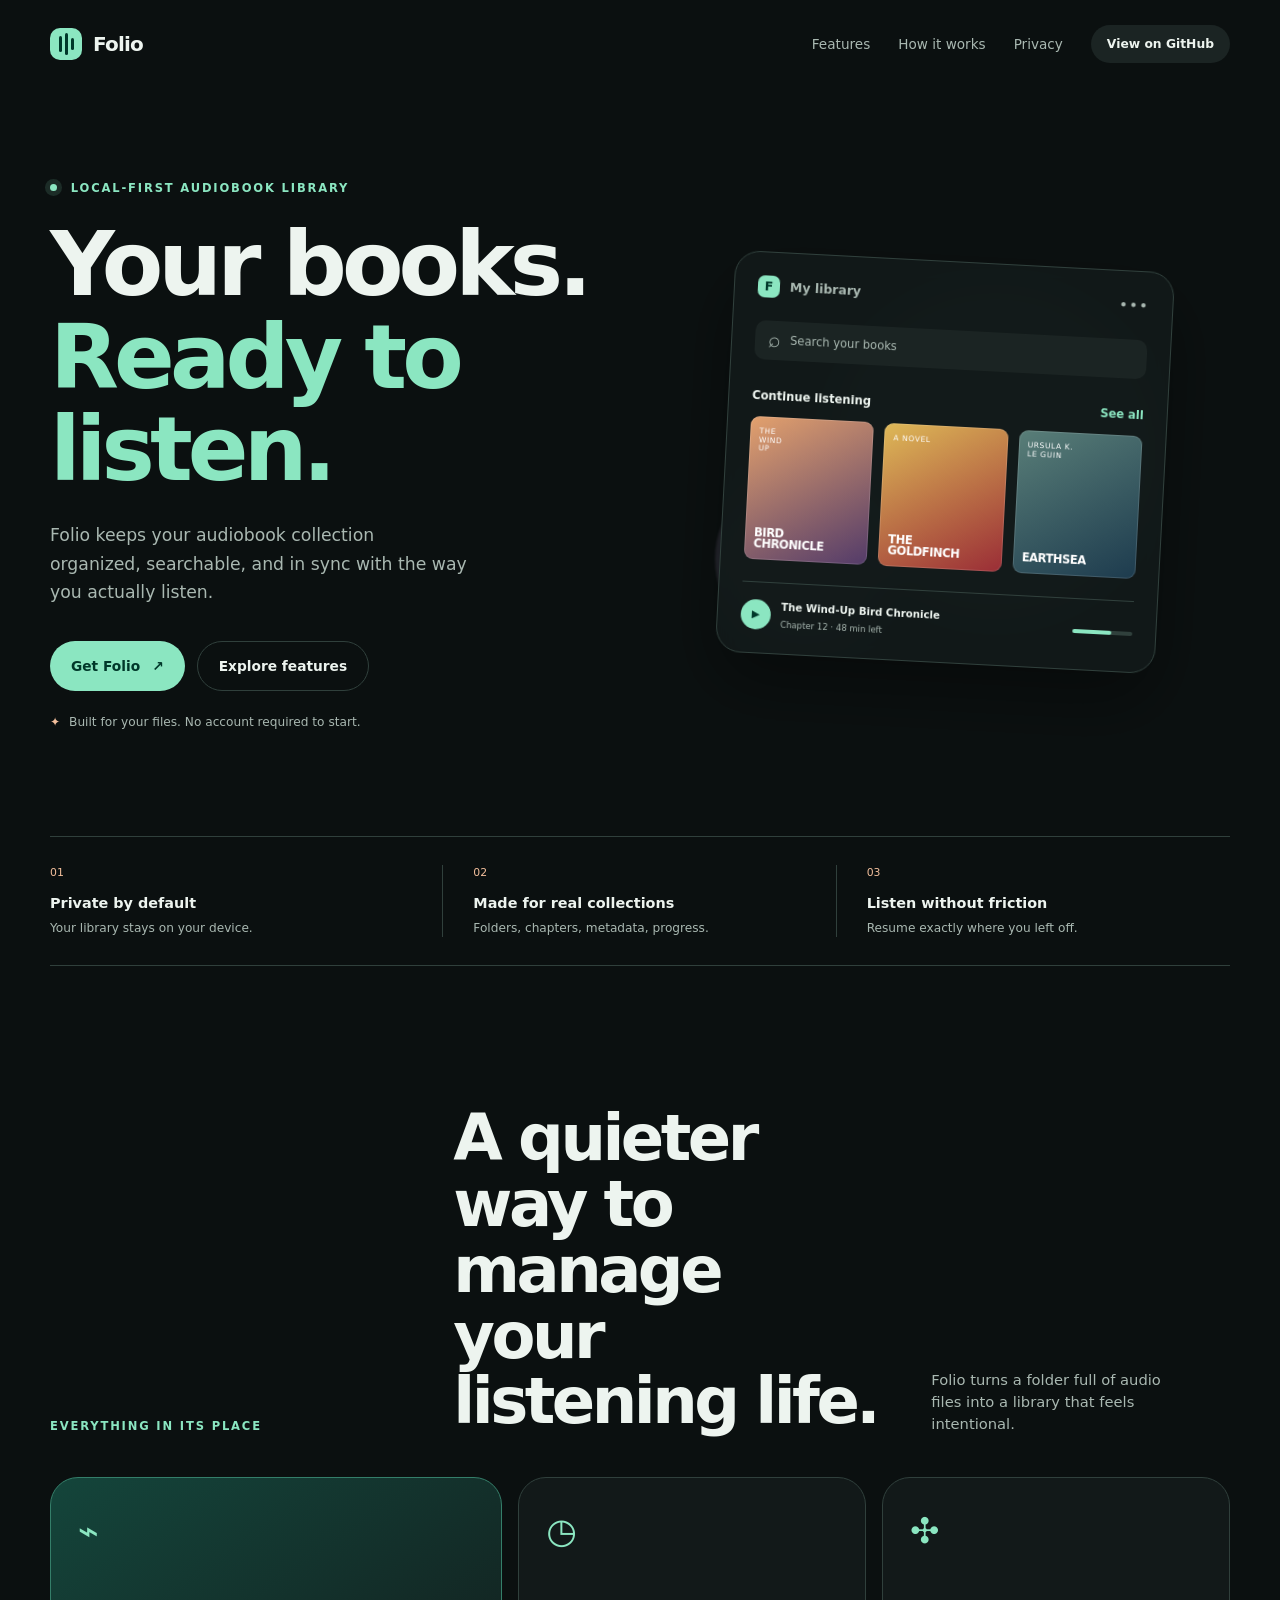
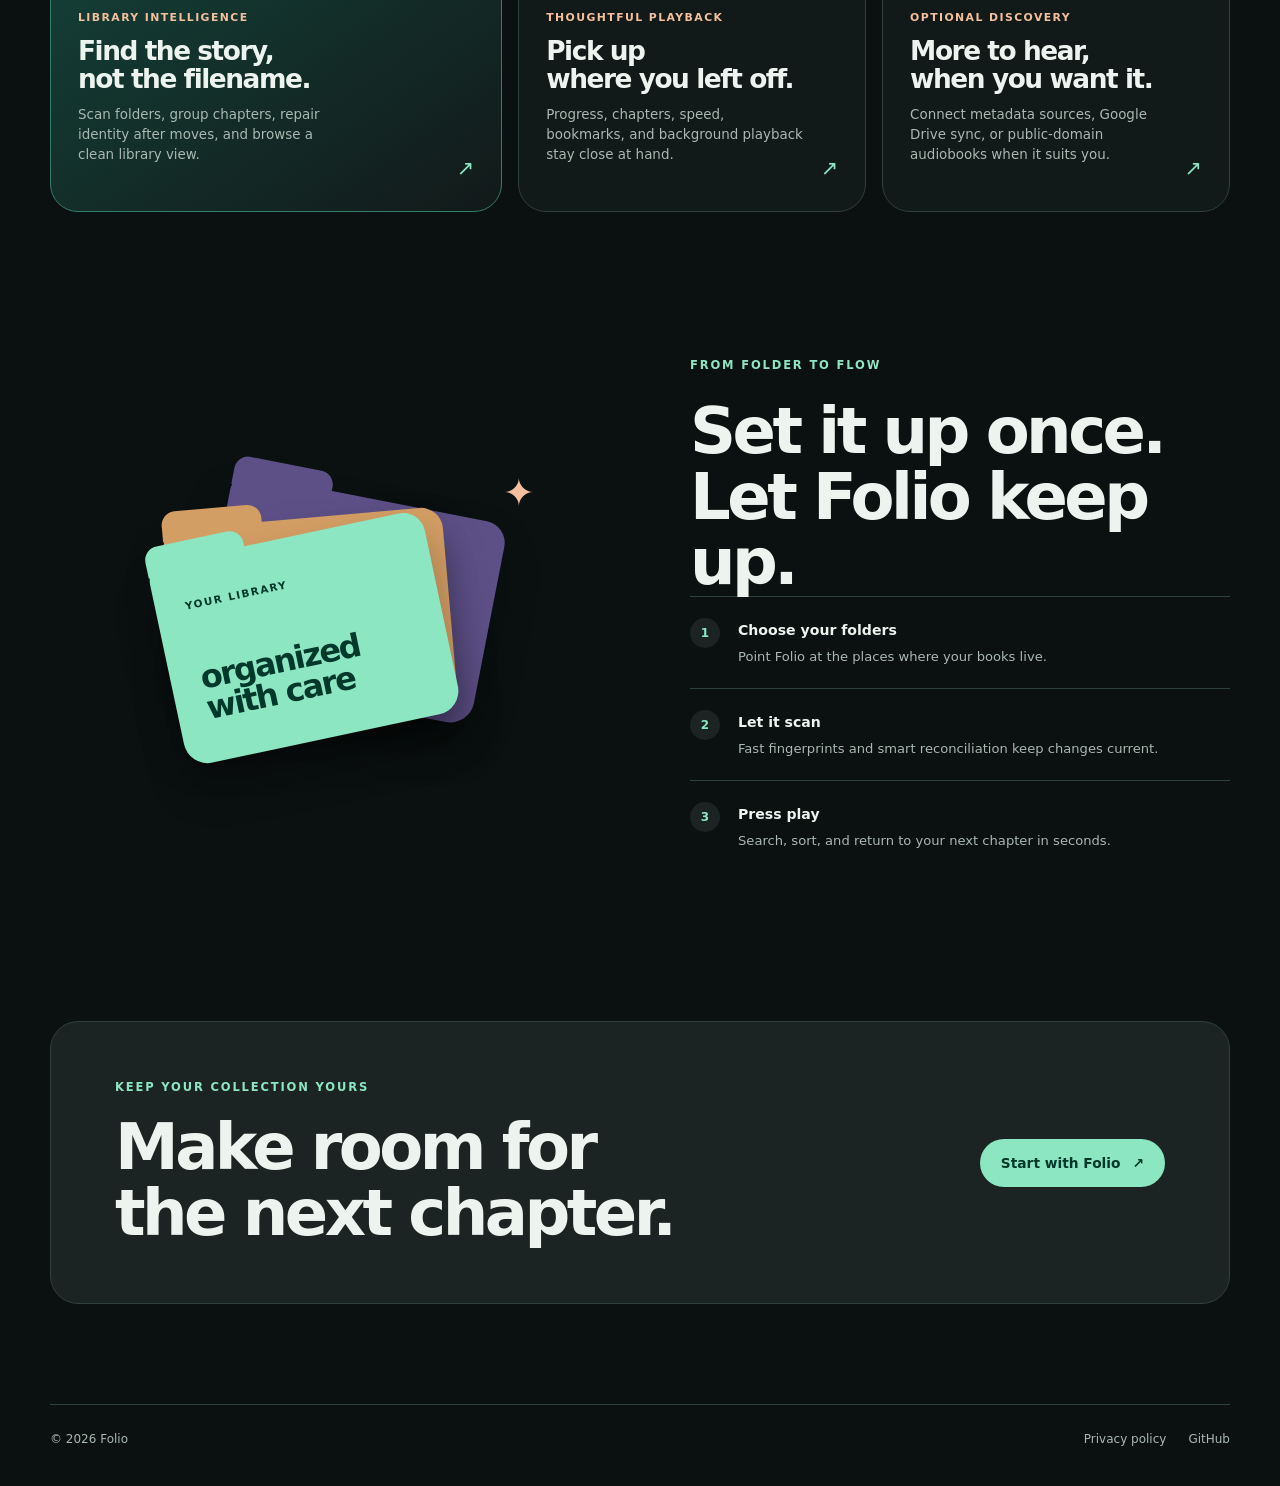
<file: index.html>
<!doctype html>
<html lang="en">
<head>
  <meta charset="utf-8">
  <meta name="viewport" content="width=device-width, initial-scale=1">
  <meta name="description" content="Folio is a calm, local-first audiobook library for people who want their books organized and ready to listen.">
  <meta name="theme-color" content="#0b1010">
  <title>Folio — Your books, ready to listen</title>
  <link rel="stylesheet" href="styles.css">
</head>
<body>
  <header class="topbar page-width">
    <a class="brand" href="#top" aria-label="Folio home">
      <span class="brand-mark" aria-hidden="true"><span></span><span></span><span></span></span>
      <span>Folio</span>
    </a>
    <nav aria-label="Primary navigation">
      <a href="#features">Features</a>
      <a href="#how-it-works">How it works</a>
      <a href="privacy.html">Privacy</a>
      <a class="button button-small button-tonal" href="https://github.com/Draita/Folio" target="_blank" rel="noreferrer">View on GitHub</a>
    </nav>
    <button class="icon-button" id="theme-toggle" type="button" aria-label="Toggle dark mode">☼</button>
  </header>

  <main id="top">
    <section class="hero page-width">
      <div class="hero-copy">
        <p class="eyebrow"><span class="status-dot"></span> Local-first audiobook library</p>
        <h1>Your books.<br><em>Ready to listen.</em></h1>
        <p class="hero-lede">Folio keeps your audiobook collection organized, searchable, and in sync with the way you actually listen.</p>
        <div class="hero-actions">
          <a class="button button-filled" href="https://github.com/Draita/Folio/releases" target="_blank" rel="noreferrer">Get Folio <span aria-hidden="true">↗</span></a>
          <a class="button button-outlined" href="#features">Explore features</a>
        </div>
        <p class="hero-note"><span aria-hidden="true">✦</span> Built for your files. No account required to start.</p>
      </div>
      <div class="hero-art" aria-label="Illustration of a Folio audiobook library">
        <div class="ambient ambient-one"></div><div class="ambient ambient-two"></div>
        <div class="library-card">
          <div class="library-header"><span class="mini-logo">F</span><span>My library</span><span class="more">•••</span></div>
          <div class="library-search"><span>⌕</span><span>Search your books</span></div>
          <div class="shelf-label">Continue listening <span>See all</span></div>
          <div class="book-row">
            <div class="cover cover-one"><small>THE<br>WIND<br>UP</small><b>BIRD<br>CHRONICLE</b></div>
            <div class="cover cover-two"><small>A NOVEL</small><b>THE<br>GOLDFINCH</b></div>
            <div class="cover cover-three"><small>URSULA K.<br>LE GUIN</small><b>EARTHSEA</b></div>
          </div>
          <div class="now-playing"><div class="play-disc">▶</div><div><b>The Wind-Up Bird Chronicle</b><small>Chapter 12 · 48 min left</small></div><div class="progress"><i></i></div></div>
        </div>
      </div>
    </section>

    <section class="trust-strip page-width" aria-label="Product principles">
      <div><span>01</span><b>Private by default</b><small>Your library stays on your device.</small></div>
      <div><span>02</span><b>Made for real collections</b><small>Folders, chapters, metadata, progress.</small></div>
      <div><span>03</span><b>Listen without friction</b><small>Resume exactly where you left off.</small></div>
    </section>

    <section class="section page-width" id="features">
      <div class="section-heading"><p class="eyebrow">Everything in its place</p><h2>A quieter way to manage<br>your listening life.</h2><p>Folio turns a folder full of audio files into a library that feels intentional.</p></div>
      <div class="feature-grid">
        <article class="feature-card feature-primary"><span class="feature-icon">⌁</span><p class="card-kicker">Library intelligence</p><h3>Find the story,<br>not the filename.</h3><p>Scan folders, group chapters, repair identity after moves, and browse a clean library view.</p><span class="card-arrow">↗</span></article>
        <article class="feature-card"><span class="feature-icon">◷</span><p class="card-kicker">Thoughtful playback</p><h3>Pick up<br>where you left off.</h3><p>Progress, chapters, speed, bookmarks, and background playback stay close at hand.</p><span class="card-arrow">↗</span></article>
        <article class="feature-card"><span class="feature-icon">✣</span><p class="card-kicker">Optional discovery</p><h3>More to hear,<br>when you want it.</h3><p>Connect metadata sources, Google Drive sync, or public-domain audiobooks when it suits you.</p><span class="card-arrow">↗</span></article>
      </div>
    </section>

    <section class="split-section page-width" id="how-it-works">
      <div class="split-art"><div class="folder folder-back"></div><div class="folder folder-mid"></div><div class="folder folder-front"><span>YOUR LIBRARY</span><b>organized<br>with care</b></div><div class="spark">✦</div></div>
      <div class="split-copy"><p class="eyebrow">From folder to flow</p><h2>Set it up once.<br>Let Folio keep up.</h2><div class="step"><span>1</span><div><b>Choose your folders</b><p>Point Folio at the places where your books live.</p></div></div><div class="step"><span>2</span><div><b>Let it scan</b><p>Fast fingerprints and smart reconciliation keep changes current.</p></div></div><div class="step"><span>3</span><div><b>Press play</b><p>Search, sort, and return to your next chapter in seconds.</p></div></div></div>
    </section>

    <section class="cta page-width"><div><p class="eyebrow">Keep your collection yours</p><h2>Make room for<br>the next chapter.</h2></div><a class="button button-filled" href="https://github.com/Draita/Folio/releases" target="_blank" rel="noreferrer">Start with Folio <span aria-hidden="true">↗</span></a></section>
  </main>
  <footer class="footer page-width"><span>© 2026 Folio</span><span><a href="privacy.html">Privacy policy</a><a href="https://github.com/Draita/Folio" target="_blank" rel="noreferrer">GitHub</a></span></footer>
  <script>const root=document.documentElement;const toggle=document.querySelector('#theme-toggle');const saved=localStorage.getItem('folio-theme');if(saved==='light')root.classList.add('light');toggle.addEventListener('click',()=>{root.classList.toggle('light');localStorage.setItem('folio-theme',root.classList.contains('light')?'light':'dark');});</script>
</body>
</html>
</file>
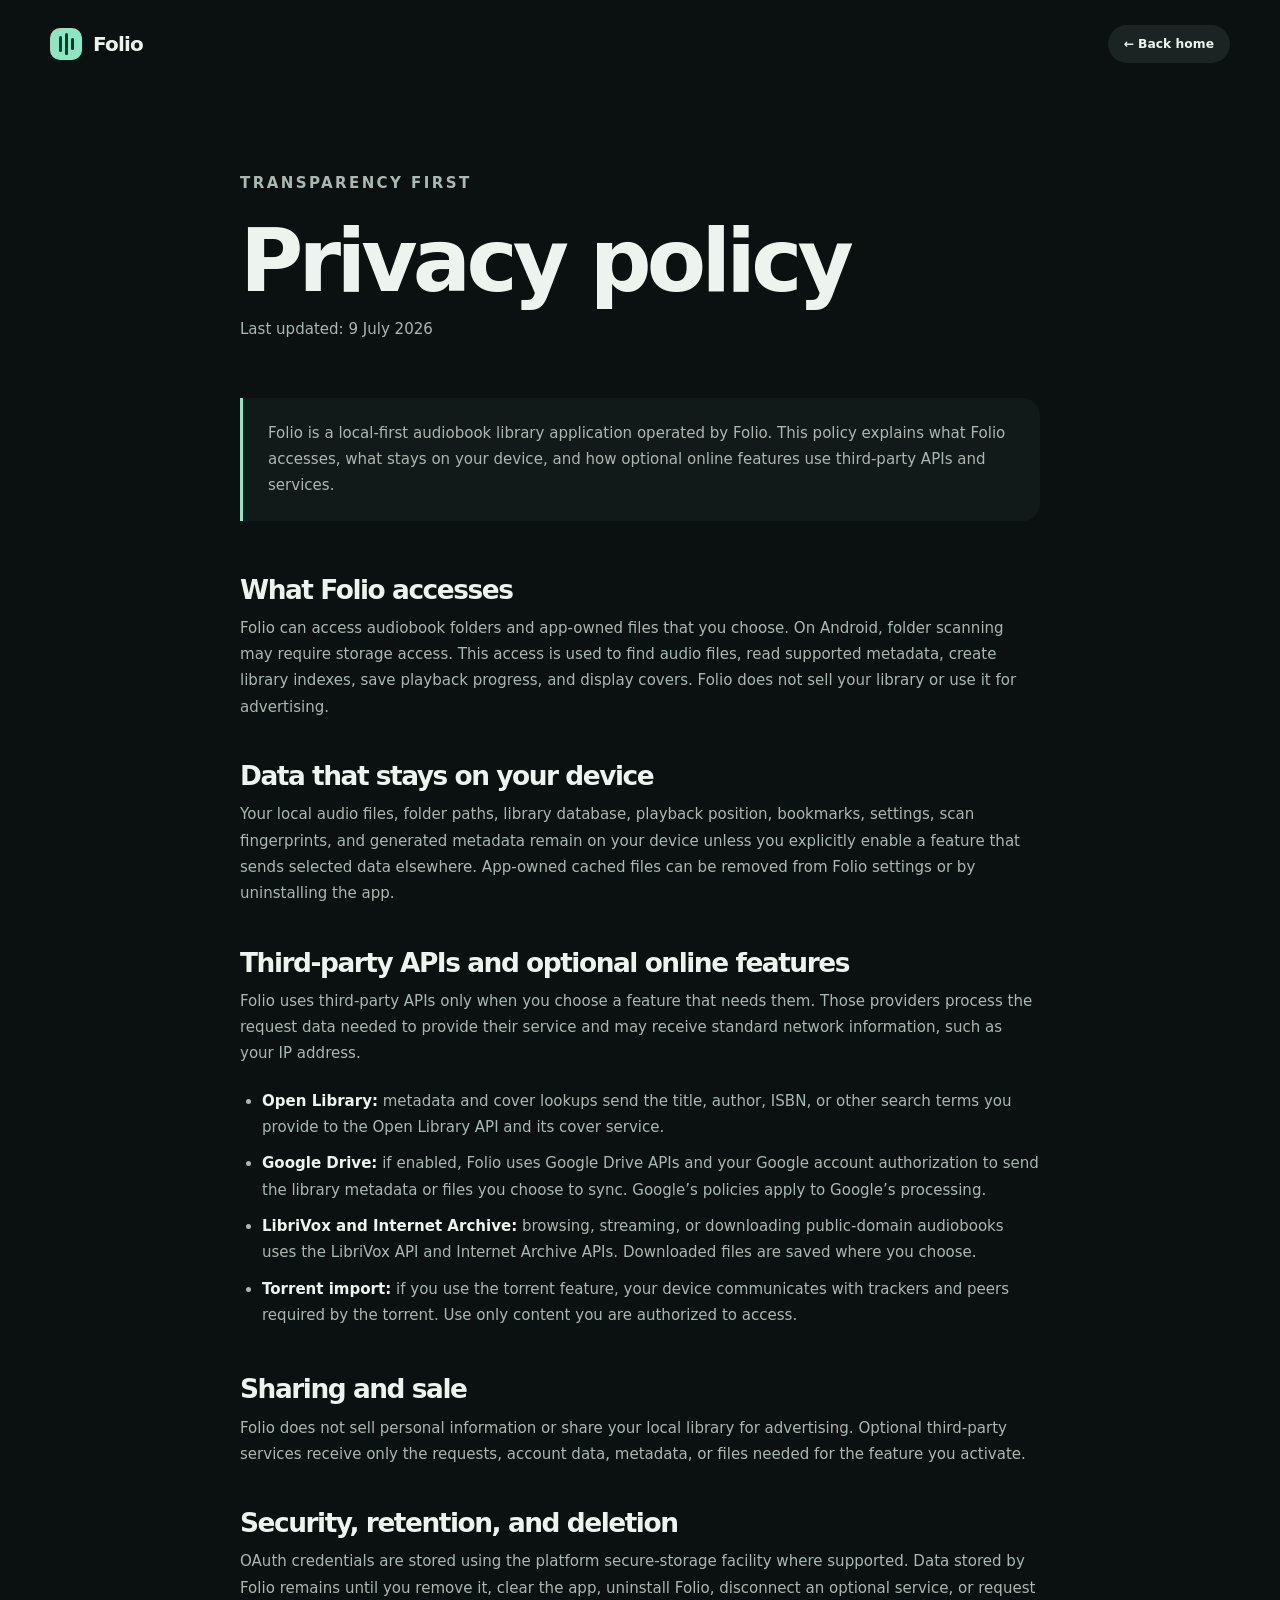
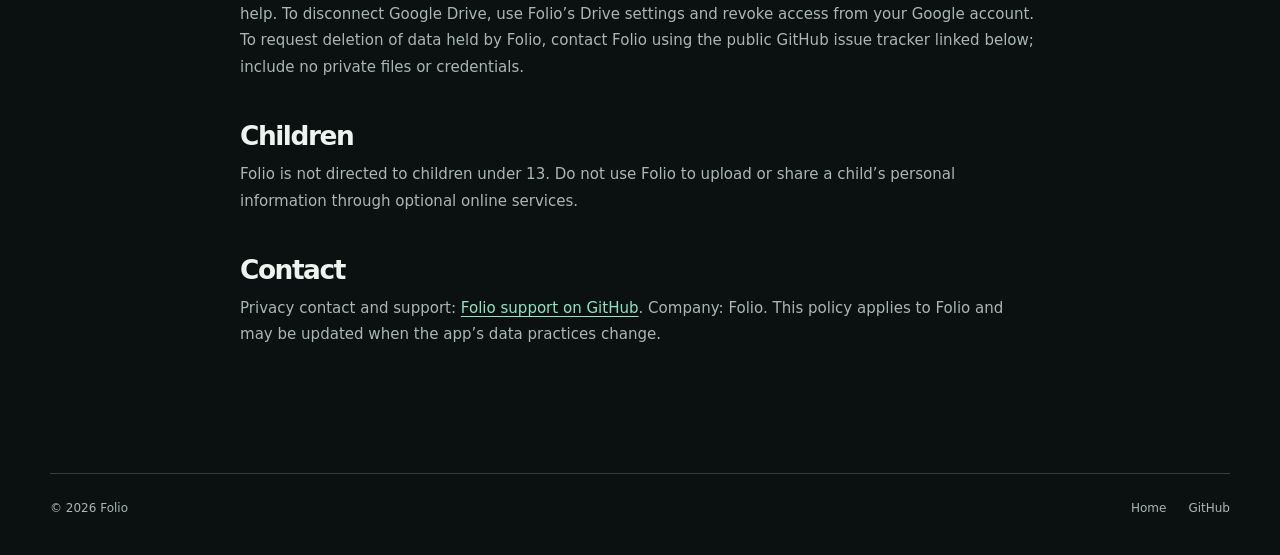
<file: privacy.html>
<!doctype html>
<html lang="en"><head><meta charset="utf-8"><meta name="viewport" content="width=device-width,initial-scale=1"><meta name="description" content="Folio privacy policy"><title>Privacy policy — Folio</title><link rel="stylesheet" href="styles.css"></head>
<body><header class="topbar page-width"><a class="brand" href="index.html"><span class="brand-mark" aria-hidden="true"><span></span><span></span><span></span></span><span>Folio</span></a><a class="button button-small button-tonal" href="index.html">← Back home</a></header>
<main class="policy page-width"><p class="eyebrow">Transparency first</p><h1>Privacy policy</h1><p class="policy-meta">Last updated: 9 July 2026</p>
<div class="policy-intro"><p>Folio is a local-first audiobook library application operated by Folio. This policy explains what Folio accesses, what stays on your device, and how optional online features use third-party APIs and services.</p></div>
<h2>What Folio accesses</h2><p>Folio can access audiobook folders and app-owned files that you choose. On Android, folder scanning may require storage access. This access is used to find audio files, read supported metadata, create library indexes, save playback progress, and display covers. Folio does not sell your library or use it for advertising.</p>
<h2>Data that stays on your device</h2><p>Your local audio files, folder paths, library database, playback position, bookmarks, settings, scan fingerprints, and generated metadata remain on your device unless you explicitly enable a feature that sends selected data elsewhere. App-owned cached files can be removed from Folio settings or by uninstalling the app.</p>
<h2>Third-party APIs and optional online features</h2><p>Folio uses third-party APIs only when you choose a feature that needs them. Those providers process the request data needed to provide their service and may receive standard network information, such as your IP address.</p><ul><li><strong>Open Library:</strong> metadata and cover lookups send the title, author, ISBN, or other search terms you provide to the Open Library API and its cover service.</li><li><strong>Google Drive:</strong> if enabled, Folio uses Google Drive APIs and your Google account authorization to send the library metadata or files you choose to sync. Google’s policies apply to Google’s processing.</li><li><strong>LibriVox and Internet Archive:</strong> browsing, streaming, or downloading public-domain audiobooks uses the LibriVox API and Internet Archive APIs. Downloaded files are saved where you choose.</li><li><strong>Torrent import:</strong> if you use the torrent feature, your device communicates with trackers and peers required by the torrent. Use only content you are authorized to access.</li></ul>
<h2>Sharing and sale</h2><p>Folio does not sell personal information or share your local library for advertising. Optional third-party services receive only the requests, account data, metadata, or files needed for the feature you activate.</p>
<h2>Security, retention, and deletion</h2><p>OAuth credentials are stored using the platform secure-storage facility where supported. Data stored by Folio remains until you remove it, clear the app, uninstall Folio, disconnect an optional service, or request help. To disconnect Google Drive, use Folio’s Drive settings and revoke access from your Google account. To request deletion of data held by Folio, contact Folio using the public GitHub issue tracker linked below; include no private files or credentials.</p>
<h2>Children</h2><p>Folio is not directed to children under 13. Do not use Folio to upload or share a child’s personal information through optional online services.</p>
<h2>Contact</h2><p>Privacy contact and support: <a href="https://github.com/Draita/Folio/issues" target="_blank" rel="noreferrer">Folio support on GitHub</a>. Company: Folio. This policy applies to Folio and may be updated when the app’s data practices change.</p>
</main><footer class="footer page-width"><span>© 2026 Folio</span><span><a href="index.html">Home</a><a href="https://github.com/Draita/Folio" target="_blank" rel="noreferrer">GitHub</a></span></footer></body></html>
</file>
<file: styles.css>
:root{--bg:#0b1010;--surface:#121919;--surface-high:#1b2423;--surface-low:#0f1515;--text:#edf4ef;--muted:#a9b8b1;--line:#30403c;--primary:#8be6c1;--on-primary:#00382a;--secondary:#d9c4ff;--tertiary:#f3bf9c;--radius-lg:28px;--radius-md:18px;--radius-full:999px;--ease:cubic-bezier(.2,0,0,1)}:root.light{--bg:#f5faf7;--surface:#e8f2ed;--surface-high:#dcebe4;--surface-low:#f9fcfa;--text:#15201c;--muted:#4b5e56;--line:#b4c9bf;--primary:#006c4d;--on-primary:#fff;--secondary:#67508c;--tertiary:#884d2a}.light .hero-art{filter:saturate(.9) brightness(1.08)}*{box-sizing:border-box}html{scroll-behavior:smooth}body{margin:0;background:var(--bg);color:var(--text);font-family:Inter,ui-sans-serif,system-ui,-apple-system,BlinkMacSystemFont,"Segoe UI",sans-serif;line-height:1.5}a{color:inherit;text-decoration:none}.page-width{width:min(1180px,calc(100% - 48px));margin-inline:auto}.topbar{height:88px;display:flex;align-items:center;justify-content:space-between;gap:32px}.brand{display:flex;align-items:center;gap:11px;font-size:1.25rem;font-weight:750;letter-spacing:-.04em}.brand-mark{width:32px;height:32px;border-radius:10px;background:var(--primary);display:flex;align-items:center;justify-content:center;gap:3px}.brand-mark span{width:3px;height:16px;border-radius:9px;background:var(--on-primary)}.brand-mark span:nth-child(2){height:22px}.brand-mark span:nth-child(3){height:12px}nav{display:flex;align-items:center;gap:28px;color:var(--muted);font-size:.85rem}nav a:hover,.footer a:hover{color:var(--primary)}.icon-button{display:none;background:none;border:0;color:var(--text);font-size:1.3rem;cursor:pointer}.button{display:inline-flex;align-items:center;justify-content:center;gap:12px;border-radius:var(--radius-full);padding:14px 21px;font-size:.86rem;font-weight:700;transition:transform .25s var(--ease),background .25s var(--ease)}.button:hover{transform:translateY(-2px)}.button-small{padding:10px 16px;font-size:.77rem}.button-filled{background:var(--primary);color:var(--on-primary)}.button-outlined{border:1px solid var(--line);color:var(--text)}.button-tonal{background:var(--surface-high);color:var(--text)}.hero{min-height:660px;padding:92px 0 92px;display:grid;grid-template-columns:1fr 1fr;align-items:center;gap:40px}.eyebrow{color:var(--primary);font-size:.72rem;font-weight:800;letter-spacing:.16em;text-transform:uppercase;margin:0 0 21px}.status-dot{display:inline-block;width:7px;height:7px;border-radius:50%;background:var(--primary);margin:0 8px 1px 0;box-shadow:0 0 0 5px color-mix(in srgb,var(--primary) 13%,transparent)}h1,h2,h3,p{margin-top:0}h1,h2,h3{letter-spacing:-.055em;line-height:1.03}h1{font-size:clamp(3.4rem,7vw,6.3rem);font-weight:680;margin-bottom:26px}h1 em{font-style:normal;color:var(--primary)}.hero-lede{max-width:420px;color:var(--muted);font-size:1.08rem;line-height:1.65}.hero-actions{display:flex;gap:12px;margin:34px 0 22px;flex-wrap:wrap}.hero-note{color:var(--muted);font-size:.76rem}.hero-note span{color:var(--tertiary);margin-right:5px}.hero-art{position:relative;min-height:450px;display:grid;place-items:center}.ambient{position:absolute;border-radius:50%;filter:blur(1px)}.ambient-one{width:330px;height:330px;background:color-mix(in srgb,var(--primary) 13%,transparent);top:50px;right:70px}.ambient-two{width:180px;height:180px;background:color-mix(in srgb,var(--secondary) 12%,transparent);bottom:38px;left:55px}.library-card{position:relative;width:min(440px,100%);background:color-mix(in srgb,var(--surface) 94%,transparent);border:1px solid var(--line);border-radius:25px;padding:23px;transform:rotate(3deg);box-shadow:0 30px 70px #0006;backdrop-filter:blur(12px)}.library-header{display:flex;align-items:center;gap:10px;font-size:.78rem;color:var(--muted);font-weight:700}.mini-logo{background:var(--primary);color:var(--on-primary);font-weight:900;width:22px;height:22px;border-radius:7px;display:grid;place-items:center}.more{margin-left:auto;letter-spacing:2px}.library-search{height:39px;margin:23px 0 28px;border-radius:10px;background:var(--surface-high);color:var(--muted);display:flex;align-items:center;gap:9px;padding:0 13px;font-size:.72rem}.library-search span:first-child{font-size:1.3rem}.shelf-label{font-size:.72rem;font-weight:800;margin-bottom:12px}.shelf-label span{float:right;color:var(--primary);font-weight:600}.book-row{display:flex;gap:11px}.cover{height:143px;flex:1;border-radius:9px;padding:11px 9px;display:flex;flex-direction:column;justify-content:space-between;color:#fff;overflow:hidden;box-shadow:inset 0 0 0 1px #fff2}.cover small{font-size:.47rem;line-height:1.1;letter-spacing:.08em}.cover b{font-size:.72rem;line-height:.92;letter-spacing:-.04em}.cover-one{background:linear-gradient(150deg,#e3a16d,#533b69)}.cover-two{background:linear-gradient(150deg,#deb957,#9a2d36)}.cover-three{background:linear-gradient(150deg,#597e78,#1d3b4e)}.now-playing{border-top:1px solid var(--line);margin-top:22px;padding-top:16px;display:flex;align-items:center;gap:10px;font-size:.64rem}.now-playing b,.now-playing small{display:block}.now-playing small{color:var(--muted);margin-top:3px}.play-disc{width:30px;height:30px;border-radius:50%;background:var(--primary);color:var(--on-primary);display:grid;place-items:center;font-size:.65rem}.progress{width:60px;height:4px;border-radius:9px;background:var(--line);margin-left:auto}.progress i{display:block;width:65%;height:100%;background:var(--primary);border-radius:inherit}.trust-strip{border-top:1px solid var(--line);border-bottom:1px solid var(--line);display:grid;grid-template-columns:repeat(3,1fr);padding:28px 0;margin-bottom:140px}.trust-strip div{padding:0 30px;border-right:1px solid var(--line)}.trust-strip div:first-child{padding-left:0}.trust-strip div:last-child{border:0}.trust-strip span{display:block;color:var(--tertiary);font-size:.68rem;margin-bottom:12px}.trust-strip b,.trust-strip small{display:block}.trust-strip b{font-size:.9rem;margin-bottom:4px}.trust-strip small{color:var(--muted);font-size:.76rem}.section{padding-bottom:145px}.section-heading{display:grid;grid-template-columns:1fr 1.2fr .8fr;gap:30px;align-items:end;margin-bottom:42px}.section-heading .eyebrow{margin:0}.section-heading h2,.split-copy h2,.cta h2{font-size:clamp(2.4rem,5vw,4.2rem);margin:0}.section-heading>p:last-child{color:var(--muted);font-size:.92rem;max-width:240px;margin:0}.feature-grid{display:grid;grid-template-columns:1.3fr 1fr 1fr;gap:16px}.feature-card{min-height:335px;padding:27px;border-radius:var(--radius-lg);background:var(--surface);border:1px solid var(--line);position:relative;transition:transform .3s var(--ease),border-color .3s var(--ease)}.feature-card:hover{transform:translateY(-6px);border-color:var(--primary)}.feature-primary{background:linear-gradient(145deg,#14453b,var(--surface));border-color:#347e69}.feature-icon{font-size:2.2rem;color:var(--primary);display:block;margin-bottom:52px}.feature-card h3{font-size:1.65rem;margin-bottom:13px}.feature-card p:not(.card-kicker){color:var(--muted);font-size:.84rem;max-width:260px}.card-kicker{color:var(--tertiary);font-size:.68rem;font-weight:800;letter-spacing:.13em;text-transform:uppercase}.card-arrow{position:absolute;bottom:27px;right:27px;color:var(--primary);font-size:1.3rem}.split-section{display:grid;grid-template-columns:1fr 1fr;gap:100px;align-items:center;padding-bottom:150px}.split-art{height:450px;position:relative;display:grid;place-items:center}.folder{position:absolute;width:280px;height:205px;border-radius:18px 22px 24px 24px;transform:rotate(-12deg);box-shadow:0 25px 40px #0004}.folder:before{content:"";position:absolute;top:-18px;left:0;width:100px;height:30px;border-radius:14px 14px 0 0}.folder-back{background:#5d5087;transform:rotate(11deg) translate(28px,-21px)}.folder-back:before{background:#5d5087}.folder-mid{background:#d39e64;transform:rotate(-5deg) translate(-10px,5px)}.folder-mid:before{background:#d39e64}.folder-front{background:var(--primary);color:var(--on-primary);transform:rotate(-12deg) translate(-20px,20px);padding:39px 30px;display:flex;flex-direction:column;justify-content:space-between}.folder-front:before{background:var(--primary)}.folder-front span{font-size:.65rem;font-weight:800;letter-spacing:.15em}.folder-front b{font-size:2rem;letter-spacing:-.06em;line-height:.95}.spark{position:absolute;right:55px;top:75px;color:var(--tertiary);font-size:2.4rem}.split-copy .eyebrow{margin-bottom:24px}.step{display:flex;gap:18px;border-top:1px solid var(--line);padding:21px 0}.step>span{width:30px;height:30px;border-radius:50%;background:var(--surface-high);color:var(--primary);display:grid;place-items:center;font-weight:800;font-size:.75rem;flex:none}.step b{font-size:.88rem}.step p{color:var(--muted);font-size:.82rem;margin:5px 0 0}.cta{border-radius:var(--radius-lg);background:var(--surface-high);padding:57px 64px;display:flex;align-items:center;justify-content:space-between;margin-bottom:100px;border:1px solid var(--line)}.cta .eyebrow{margin-bottom:18px}.footer{border-top:1px solid var(--line);padding:25px 0 38px;color:var(--muted);font-size:.75rem;display:flex;justify-content:space-between}.footer span:last-child{display:flex;gap:22px}.footer a:hover{color:var(--primary)}@media(max-width:800px){.page-width{width:min(100% - 32px,600px)}.topbar{height:70px}.topbar nav{display:none}.icon-button{display:block}.hero{grid-template-columns:1fr;padding:68px 0 80px;gap:30px}.hero-art{min-height:360px}.library-card{transform:rotate(2deg)}.trust-strip{grid-template-columns:1fr;gap:20px;margin-bottom:90px}.trust-strip div{border:0;border-bottom:1px solid var(--line);padding:0 0 18px}.trust-strip div:last-child{border:0;padding-bottom:0}.section{padding-bottom:90px}.section-heading{display:block}.section-heading h2{margin-bottom:20px}.section-heading>p:last-child{max-width:360px}.feature-grid,.split-section{grid-template-columns:1fr}.feature-card{min-height:280px}.split-section{gap:45px;padding-bottom:95px}.split-art{height:360px}.cta{padding:38px 28px;display:block}.cta .button{margin-top:30px}.footer{display:block}.footer span{display:flex!important;gap:20px;margin-bottom:13px}}@media(prefers-reduced-motion:reduce){html{scroll-behavior:auto}*,*:before,*:after{transition:none!important}}
.policy{max-width:800px;padding:82px 0 110px}.policy h1{font-size:clamp(3rem,7vw,5.4rem);margin-bottom:10px}.policy-meta{color:var(--muted);font-size:.8rem;margin-bottom:55px}.policy-intro{border-left:3px solid var(--primary);background:var(--surface);padding:22px 25px;border-radius:0 var(--radius-md) var(--radius-md) 0;margin-bottom:55px}.policy-intro p{margin:0;color:var(--text);font-size:1.05rem}.policy h2{font-size:1.65rem;margin:42px 0 12px}.policy p,.policy li{color:var(--muted);font-size:.94rem;line-height:1.75}.policy ul{padding-left:22px}.policy li{padding:5px 0}.policy strong{color:var(--text)}.policy a{color:var(--primary);text-decoration:underline;text-underline-offset:3px}
</file>
